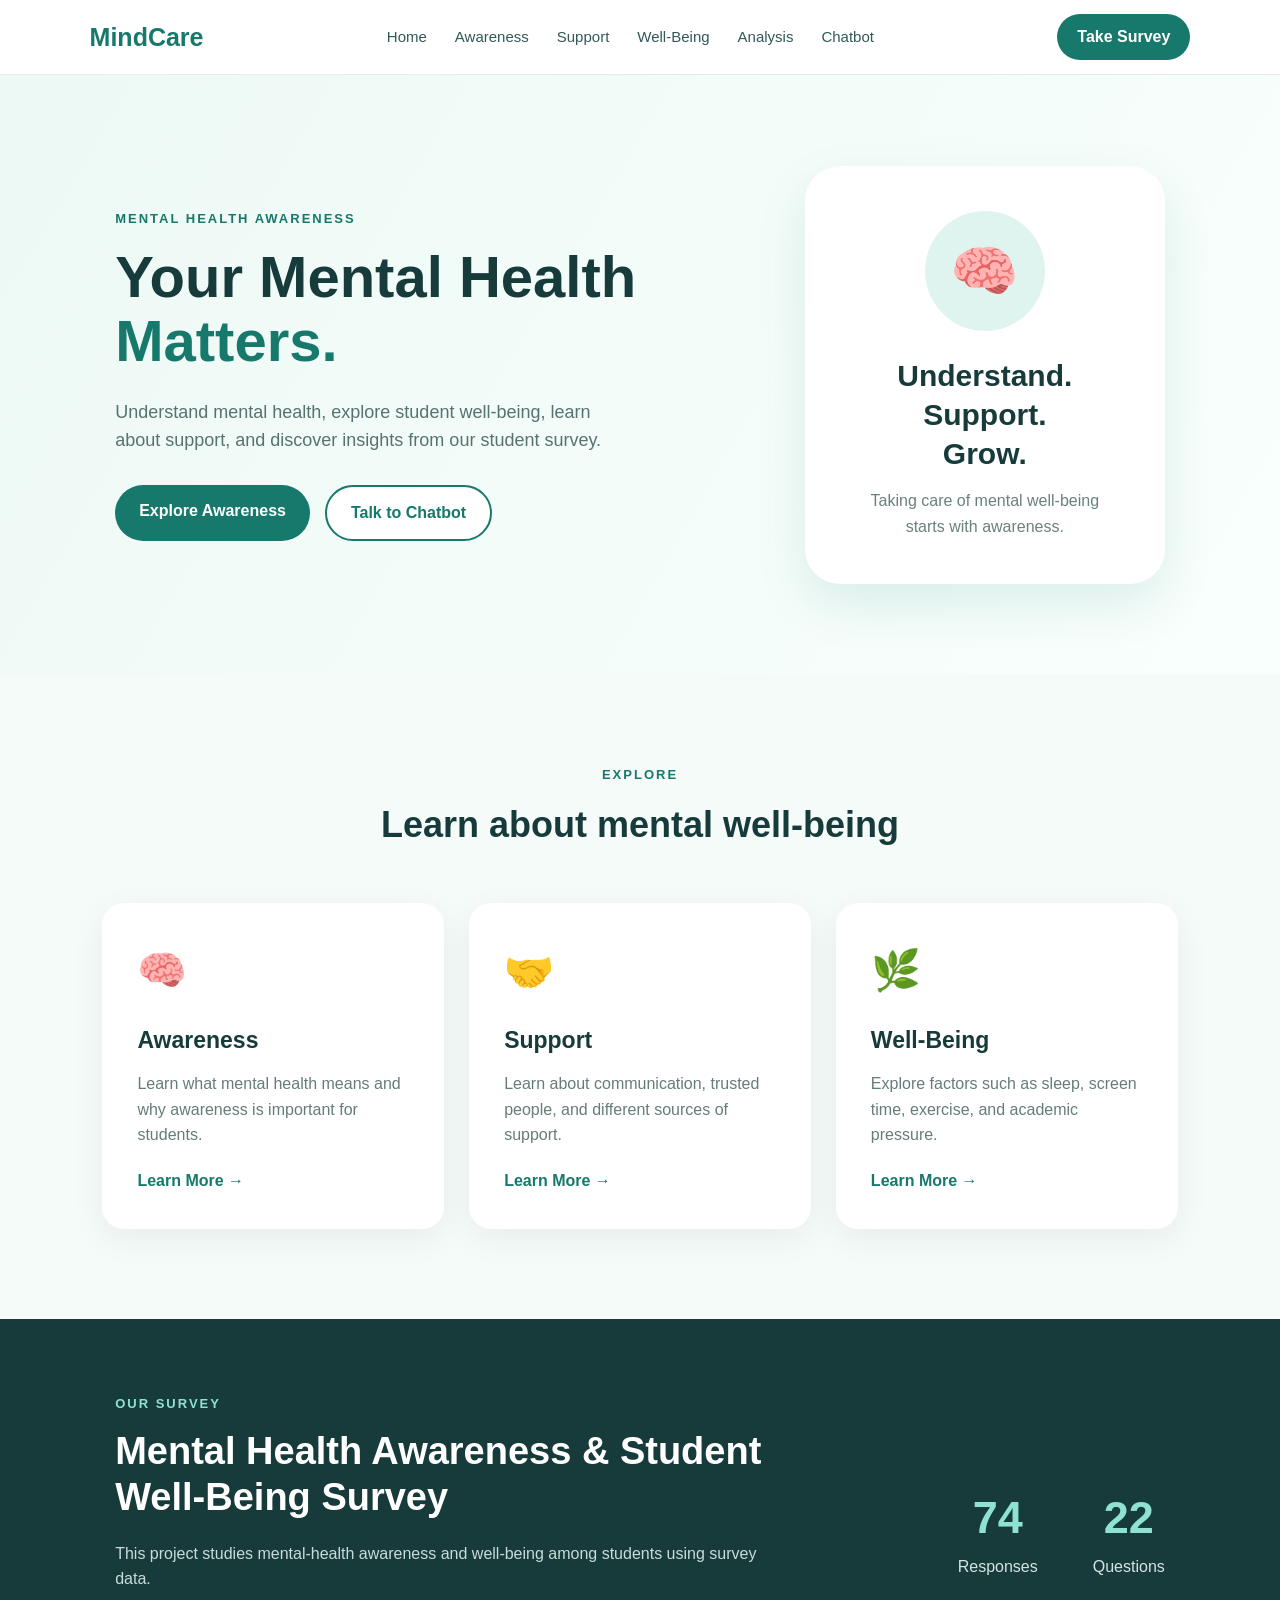
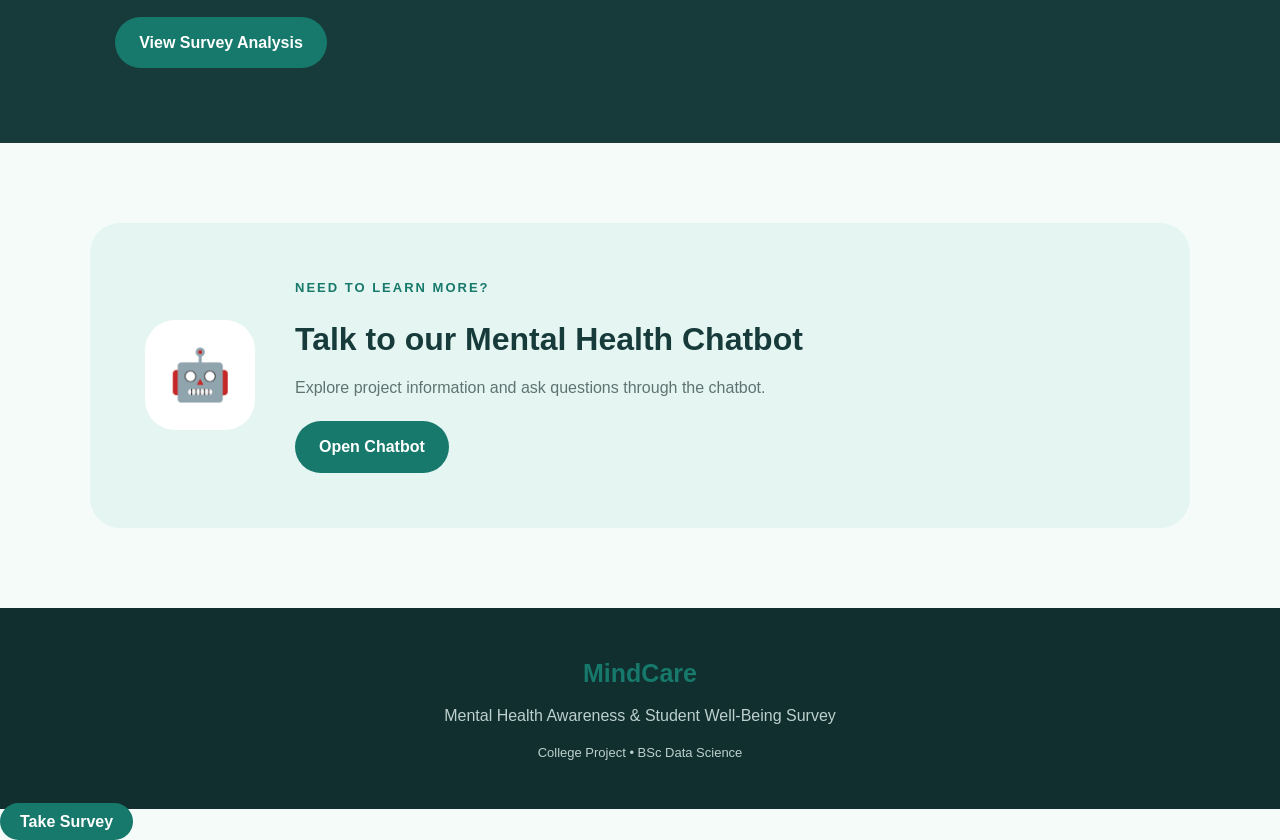
<file: index.html>
<!DOCTYPE html>
<html lang="en">

<head>
    <meta charset="UTF-8">
    <meta name="viewport" content="width=device-width, initial-scale=1.0">

    <title>MindCare | Mental Health Awareness</title>

    <link rel="stylesheet" href="style.css">
</head>

<body>

    <!-- ================= NAVBAR ================= -->

    <nav class="navbar">

        <div class="logo">
            MindCare
        </div>

        <div class="nav-links">

            <a href="index.html">Home</a>
            <a href="awareness.html">Awareness</a>
            <a href="support.html">Support</a>
            <a href="wellbeing.html">Well-Being</a>
            <a href="analysis.html">Analysis</a>
            <a href="chatbot.html">Chatbot</a>

        </div>

        <a href="https://docs.google.com/forms/" target="_blank" class="survey-btn">
            Take Survey
        </a>

    </nav>


    <!-- ================= HERO ================= -->

    <section class="hero">

        <div class="hero-text">

            <p class="small-title">
                MENTAL HEALTH AWARENESS
            </p>

            <h1>
                Your Mental Health
                <span>Matters.</span>
            </h1>

            <p>
                Understand mental health, explore student well-being,
                learn about support, and discover insights from our
                student survey.
            </p>

            <div class="hero-buttons">

                <a href="awareness.html" class="primary-btn">
                    Explore Awareness
                </a>

                <a href="chatbot.html" class="secondary-btn">
                    Talk to Chatbot
                </a>

            </div>

        </div>


        <div class="hero-card">

            <div class="circle">
                🧠
            </div>

            <h2>
                Understand.
                <br>
                Support.
                <br>
                Grow.
            </h2>

            <p>
                Taking care of mental well-being starts
                with awareness.
            </p>

        </div>

    </section>


    <!-- ================= THREE MAIN CARDS ================= -->

    <section class="section">

        <div class="section-heading">

            <p>EXPLORE</p>

            <h2>
                Learn about mental well-being
            </h2>

        </div>


        <div class="cards">


            <!-- Awareness -->

            <div class="card">

                <div class="card-icon">
                    🧠
                </div>

                <h3>
                    Awareness
                </h3>

                <p>
                    Learn what mental health means and
                    why awareness is important for students.
                </p>

                <a href="awareness.html">
                    Learn More →
                </a>

            </div>


            <!-- Support -->

            <div class="card">

                <div class="card-icon">
                    🤝
                </div>

                <h3>
                    Support
                </h3>

                <p>
                    Learn about communication, trusted
                    people, and different sources of support.
                </p>

                <a href="support.html">
                    Learn More →
                </a>

            </div>


            <!-- Well Being -->

            <div class="card">

                <div class="card-icon">
                    🌿
                </div>

                <h3>
                    Well-Being
                </h3>

                <p>
                    Explore factors such as sleep,
                    screen time, exercise, and academic pressure.
                </p>

                <a href="wellbeing.html">
                    Learn More →
                </a>

            </div>

        </div>

    </section>


    <!-- ================= SURVEY ================= -->

    <section class="survey-section">

        <div>

            <p class="small-title">
                OUR SURVEY
            </p>

            <h2>
                Mental Health Awareness &
                Student Well-Being Survey
            </h2>

            <p>
                This project studies mental-health awareness
                and well-being among students using survey data.
            </p>

            <a href="analysis.html" class="primary-btn">
                View Survey Analysis
            </a>

        </div>


        <div class="stats">

            <div>
                <strong>74</strong>
                <span>Responses</span>
            </div>

            <div>
                <strong>22</strong>
                <span>Questions</span>
            </div>

        </div>

    </section>


    <!-- ================= CHATBOT ================= -->

    <section class="chatbot-section">

        <div class="chatbot-icon">
            🤖
        </div>

        <div>

            <p class="small-title">
                NEED TO LEARN MORE?
            </p>

            <h2>
                Talk to our Mental Health Chatbot
            </h2>

            <p>
                Explore project information and ask questions
                through the chatbot.
            </p>

            <a href="chatbot.html" class="primary-btn">
                Open Chatbot
            </a>

        </div>

    </section>


    <!-- ================= FOOTER ================= -->

    <footer>

        <div class="logo">
            MindCare
        </div>

        <p>
            Mental Health Awareness & Student Well-Being Survey
        </p>

        <p class="copyright">
            College Project • BSc Data Science
        </p>

    </footer>

<a href="https://docs.google.com/forms/d/e/1FAIpQLSe1IsdflpF8nwOGV-MCIUd2L_WdY26IKIPOrMv5kaEFTLKcYw/viewform" target="_blank" class="survey-btn">
    Take Survey
</a>
</body>

</html>
</file>
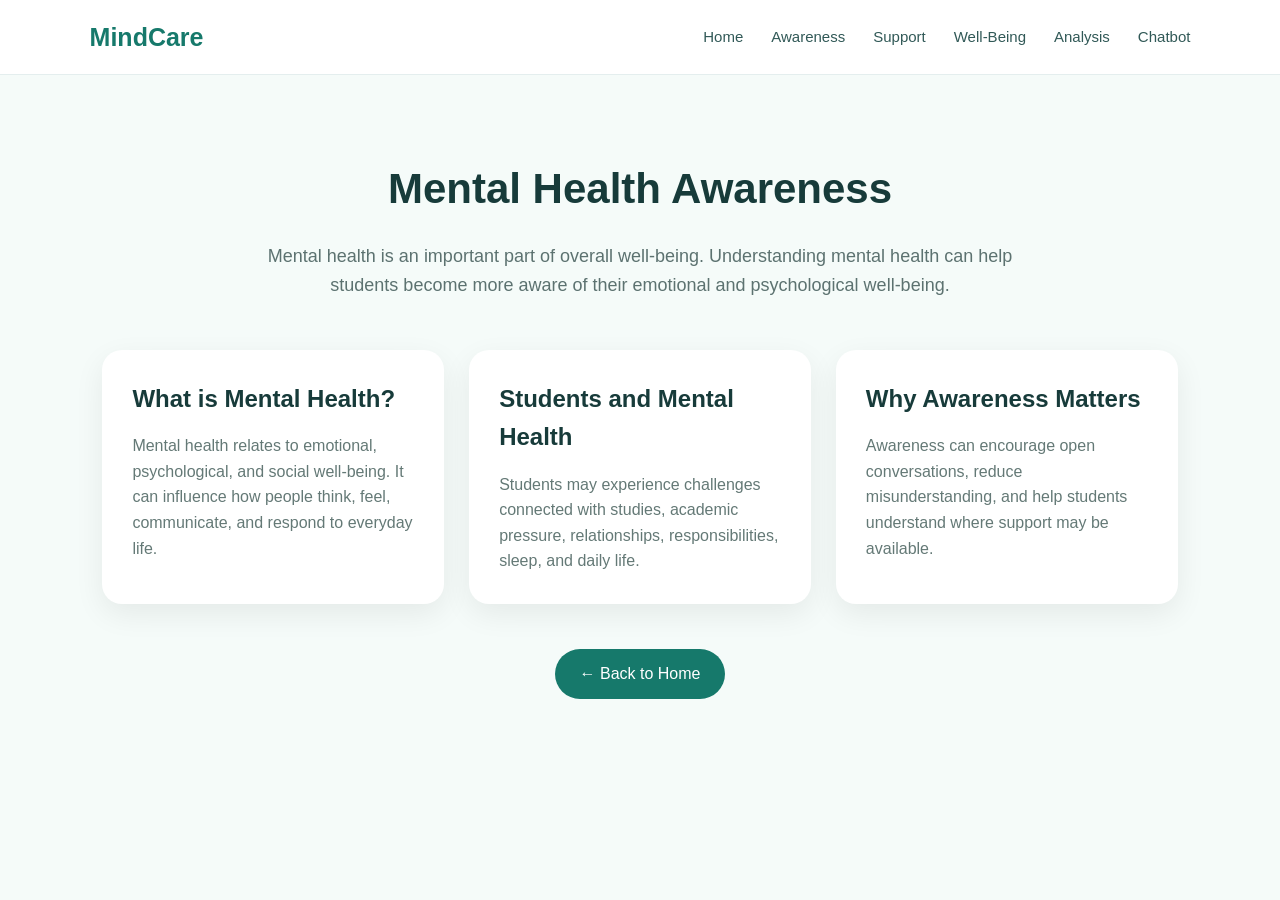
<file: awareness.html>
<!DOCTYPE html>
<html lang="en">

<head>

    <meta charset="UTF-8">

    <meta name="viewport" content="width=device-width, initial-scale=1.0">

    <title>Awareness | MindCare</title>

    <link rel="stylesheet" href="style.css">

</head>

<body>

    <nav class="navbar">

        <div class="logo">MindCare</div>

        <div class="nav-links">

            <a href="index.html">Home</a>
            <a href="awareness.html">Awareness</a>
            <a href="support.html">Support</a>
            <a href="wellbeing.html">Well-Being</a>
            <a href="analysis.html">Analysis</a>
            <a href="chatbot.html">Chatbot</a>

        </div>

    </nav>


    <section class="page-section">

        <h1>Mental Health Awareness</h1>

        <p class="intro-text">
            Mental health is an important part of overall well-being.
            Understanding mental health can help students become more
            aware of their emotional and psychological well-being.
        </p>


        <div class="info-grid">

            <div class="info-card">

                <h2>What is Mental Health?</h2>

                <p>
                    Mental health relates to emotional, psychological,
                    and social well-being. It can influence how people
                    think, feel, communicate, and respond to everyday life.
                </p>

            </div>


            <div class="info-card">

                <h2>Students and Mental Health</h2>

                <p>
                    Students may experience challenges connected with
                    studies, academic pressure, relationships,
                    responsibilities, sleep, and daily life.
                </p>

            </div>


            <div class="info-card">

                <h2>Why Awareness Matters</h2>

                <p>
                    Awareness can encourage open conversations,
                    reduce misunderstanding, and help students
                    understand where support may be available.
                </p>

            </div>

        </div>


        <a href="index.html" class="back-button">
            ← Back to Home
        </a>

    </section>

</body>

</html>
</file>
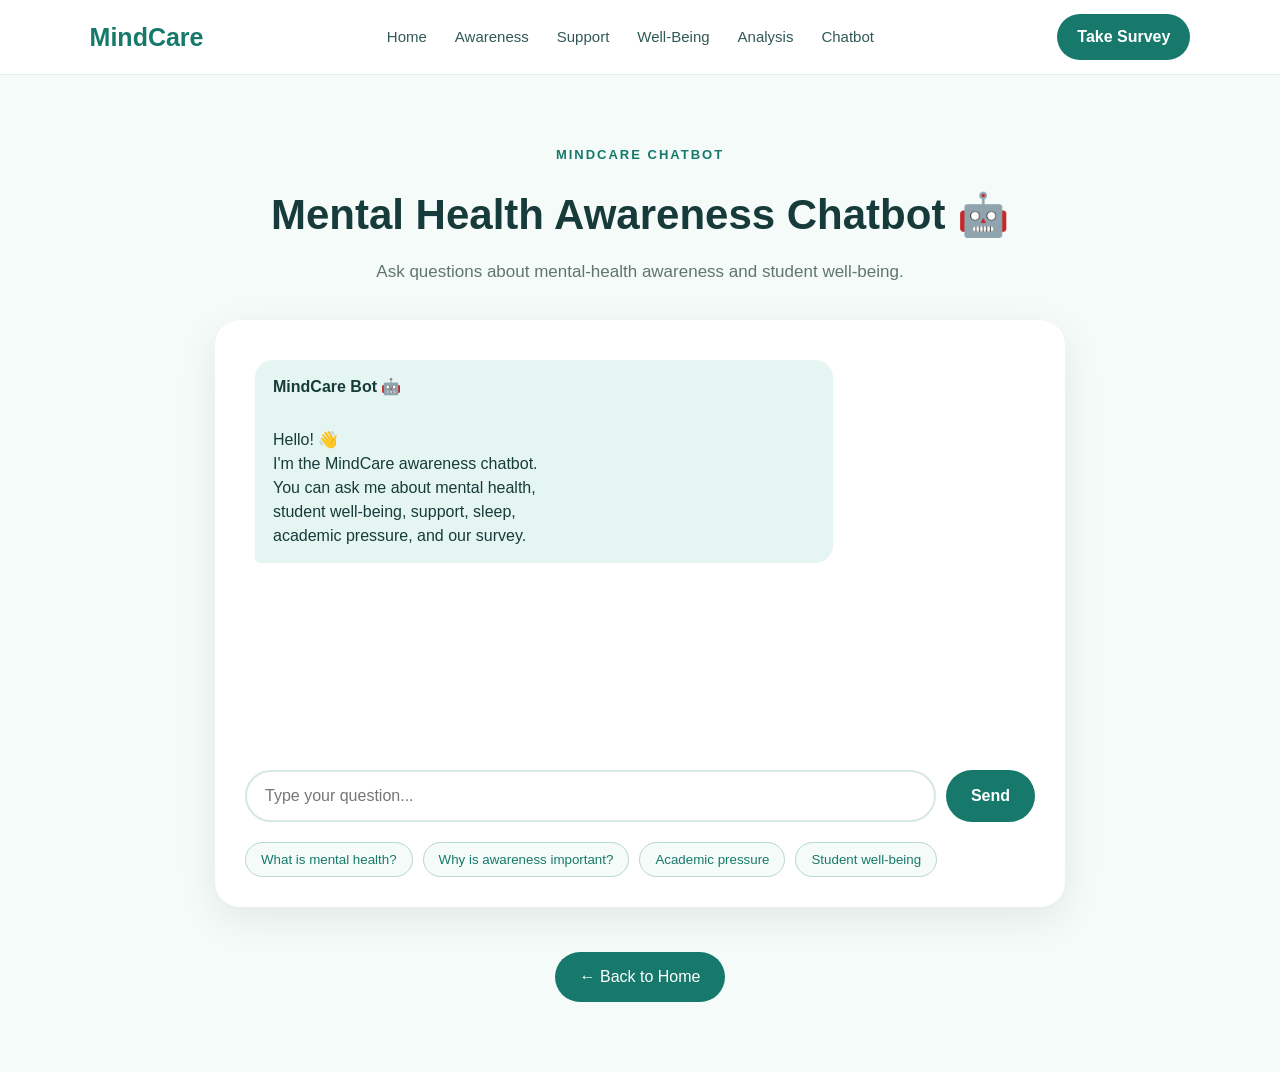
<file: chatbot.html>
<!DOCTYPE html>
<html lang="en">

<head>

    <meta charset="UTF-8">
    <meta name="viewport" content="width=device-width, initial-scale=1.0">

    <title>MindCare Chatbot</title>

    <link rel="stylesheet" href="style.css">

</head>

<body>

    <!-- NAVBAR -->

    <nav class="navbar">

        <div class="logo">MindCare</div>

        <div class="nav-links">

            <a href="index.html">Home</a>
            <a href="awareness.html">Awareness</a>
            <a href="support.html">Support</a>
            <a href="wellbeing.html">Well-Being</a>
            <a href="analysis.html">Analysis</a>
            <a href="chatbot.html">Chatbot</a>

        </div>

        <a href="#" class="survey-btn">
            Take Survey
        </a>

    </nav>


    <!-- CHATBOT -->

    <section class="chatbot-page">

        <p class="small-title">
            MINDCARE CHATBOT
        </p>

        <h1>
            Mental Health Awareness Chatbot 🤖
        </h1>

        <p>
            Ask questions about mental-health awareness
            and student well-being.
        </p>


        <!-- CHAT WINDOW -->

        <div class="chatbot-box">

            <div id="chatMessages">

                <div class="chat-message bot-message">

                    <strong>MindCare Bot 🤖</strong>

                    <p>
                        Hello! 👋
                        I'm the MindCare awareness chatbot.
                        You can ask me about mental health,
                        student well-being, support, sleep,
                        academic pressure, and our survey.
                    </p>

                </div>

            </div>


            <!-- INPUT -->

            <div class="chat-input-area">

                <input
                    type="text"
                    id="userInput"
                    placeholder="Type your question..."
                >

                <button onclick="sendMessage()">
                    Send
                </button>

            </div>


            <!-- QUICK QUESTIONS -->

            <div class="quick-questions">

                <button onclick="quickQuestion('What is mental health?')">
                    What is mental health?
                </button>

                <button onclick="quickQuestion('Why is mental health awareness important?')">
                    Why is awareness important?
                </button>

                <button onclick="quickQuestion('What is academic pressure?')">
                    Academic pressure
                </button>

                <button onclick="quickQuestion('What can help student well-being?')">
                    Student well-being
                </button>

            </div>

        </div>


        <a href="index.html" class="back-button">
            ← Back to Home
        </a>

    </section>


    <!-- CHATBOT JAVASCRIPT -->

    <script>

        function sendMessage() {

            const input = document.getElementById("userInput");

            const message = input.value.trim();

            if (message === "") {
                return;
            }

            addMessage(message, "user");

            const answer = getBotResponse(message);

            setTimeout(function() {

                addMessage(answer, "bot");

            }, 400);

            input.value = "";

        }


        function quickQuestion(question) {

            document.getElementById("userInput").value = question;

            sendMessage();

        }


        function addMessage(message, type) {

            const chatMessages =
                document.getElementById("chatMessages");


            const messageDiv =
                document.createElement("div");


            messageDiv.classList.add("chat-message");


            if (type === "user") {

                messageDiv.classList.add("user-message");

                messageDiv.innerHTML =
                    "<strong>You</strong><p>"
                    + message +
                    "</p>";

            }

            else {

                messageDiv.classList.add("bot-message");

                messageDiv.innerHTML =
                    "<strong>MindCare Bot 🤖</strong><p>"
                    + message +
                    "</p>";

            }


            chatMessages.appendChild(messageDiv);


            chatMessages.scrollTop =
                chatMessages.scrollHeight;

        }


        function getBotResponse(message) {

            const text =
                message.toLowerCase();


            /*
            =========================================
            MENTAL HEALTH
            =========================================
            */

            if (
                text.includes("what is mental health") ||
                text.includes("meaning of mental health") ||
                text === "mental health"
            ) {

                return `
                Mental health relates to emotional,
                psychological, and social well-being.
                It can influence how people think,
                feel, communicate, and respond to
                everyday life.
                `;

            }


            /*
            =========================================
            AWARENESS
            =========================================
            */

            if (
                text.includes("awareness") ||
                text.includes("why is mental health important")
            ) {

                return `
                Mental-health awareness can help
                students understand well-being,
                reduce misunderstanding, and encourage
                supportive communication.
                `;

            }


            /*
            =========================================
            STUDENTS
            =========================================
            */

            if (
                text.includes("student") &&
                (
                    text.includes("mental") ||
                    text.includes("well-being") ||
                    text.includes("wellbeing")
                )
            ) {

                return `
                Student well-being can be influenced by
                different parts of everyday life, including
                academic pressure, sleep, screen time,
                physical activity, emotional experiences,
                and social support.
                `;

            }


            /*
            =========================================
            ACADEMIC PRESSURE
            =========================================
            */

            if (
                text.includes("academic pressure") ||
                text.includes("study pressure") ||
                text.includes("exam pressure")
            ) {

                return `
                Academic pressure can be connected with
                study responsibilities, examinations,
                assignments, expectations, and other
                academic demands.
                `;

            }


            /*
            =========================================
            SLEEP
            =========================================
            */

            if (
                text.includes("sleep") ||
                text.includes("sleep duration")
            ) {

                return `
                Sleep is one of the lifestyle factors
                included in our student well-being survey.
                The survey collected information about
                students' sleep duration.
                `;

            }


            /*
            =========================================
            SCREEN TIME
            =========================================
            */

            if (
                text.includes("screen time") ||
                text.includes("mobile") ||
                text.includes("phone")
            ) {

                return `
                Screen time was included in our survey
                as one of the lifestyle factors related
                to student well-being.
                `;

            }


            /*
            =========================================
            PHYSICAL ACTIVITY
            =========================================
            */

            if (
                text.includes("exercise") ||
                text.includes("physical activity")
            ) {

                return `
                Physical activity and exercise were included
                in our survey as lifestyle factors related
                to student well-being.
                `;

            }


            /*
            =========================================
            SUPPORT
            =========================================
            */

            if (
                text.includes("support") ||
                text.includes("who can i talk")
            ) {

                return `
                Students can consider talking with someone
                they trust, such as a friend, family member,
                teacher, mentor, counsellor, or another
                appropriate support person.
                `;

            }


            /*
            =========================================
            SURVEY
            =========================================
            */

            if (
                text.includes("survey") ||
                text.includes("responses") ||
                text.includes("respondents")
            ) {

                return `
                Our Mental Health Awareness & Student
                Well-Being Survey contains 22 questions
                and has 74 collected responses.
                You can view the survey analysis from
                the Analysis page.
                `;

            }


            /*
            =========================================
            GRAPH / DASHBOARD
            =========================================
            */

            if (
                text.includes("dashboard") ||
                text.includes("graph") ||
                text.includes("analysis")
            ) {

                return `
                Our dashboard presents survey results
                using graphs and charts. It includes
                areas such as age group, year of study,
                awareness, academic pressure, sleep,
                screen time, physical activity, and
                other well-being factors.
                `;

            }


            /*
            =========================================
            HELLO
            =========================================
            */

            if (
                text.includes("hello") ||
                text.includes("hi") ||
                text.includes("hey")
            ) {

                return `
                Hello! 👋
                How can I help you learn about mental
                health awareness and student well-being?
                `;

            }


            /*
            =========================================
            THANK YOU
            =========================================
            */

            if (
                text.includes("thank")
            ) {

                return `
                You're welcome! 😊
                I'm here to provide information about
                our project and survey.
                `;

            }


            /*
            =========================================
            DEFAULT ANSWER
            =========================================
            */

            return `
            I can help with questions about mental-health
            awareness, student well-being, academic pressure,
            sleep, screen time, physical activity, support,
            and our survey.

            Try asking:
            "What is mental health?"
            `;

        }


        /*
        =========================================
        PRESS ENTER TO SEND
        =========================================
        */

        document
            .getElementById("userInput")
            .addEventListener("keypress", function(event) {

                if (event.key === "Enter") {

                    sendMessage();

                }

            });

    </script>

</body>

</html>
</file>
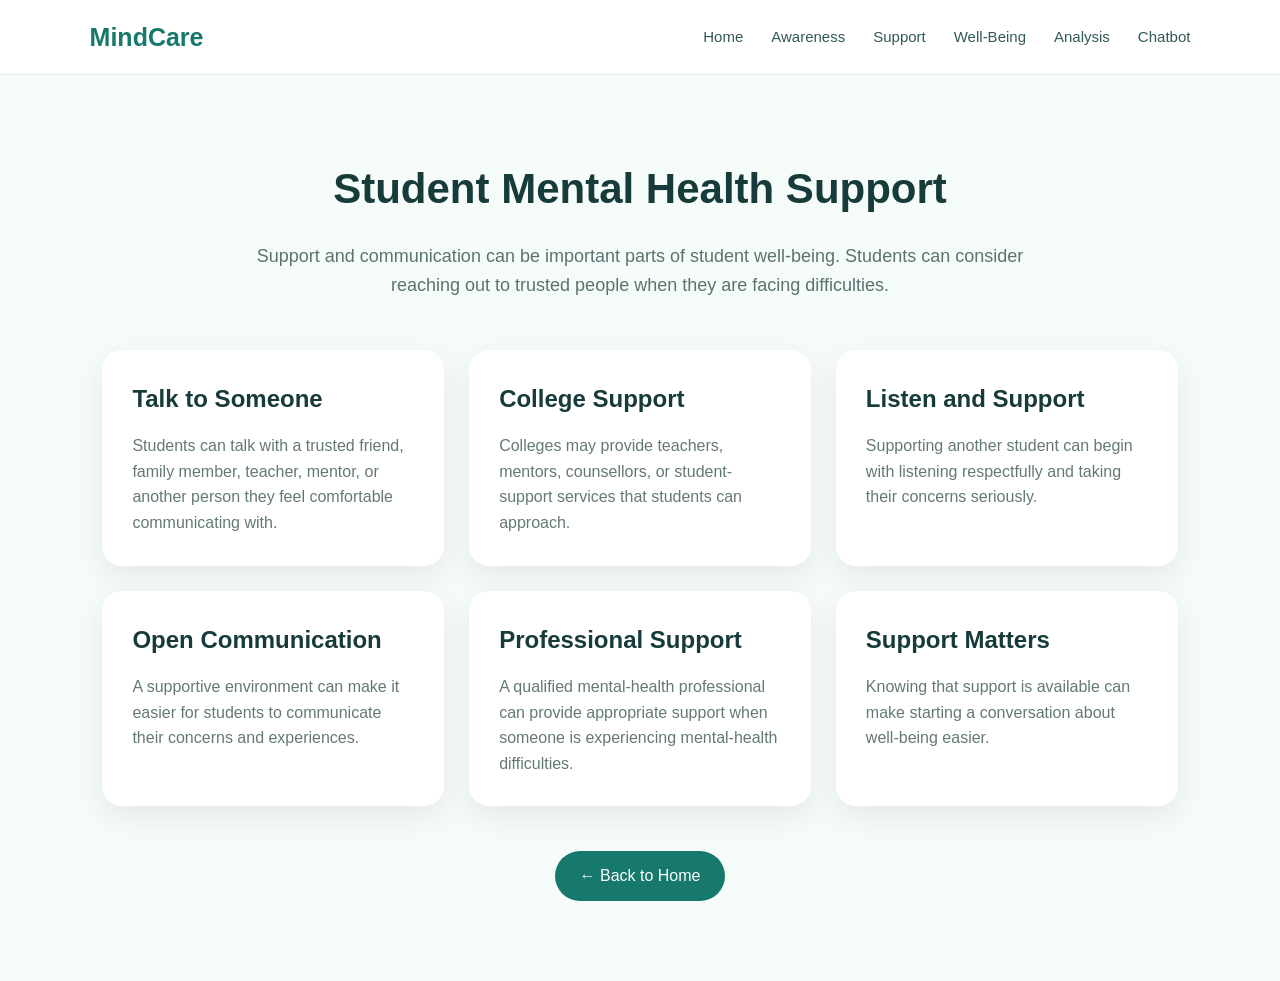
<file: support.html>
<!DOCTYPE html>
<html lang="en">

<head>

    <meta charset="UTF-8">

    <meta name="viewport" content="width=device-width, initial-scale=1.0">

    <title>Support | MindCare</title>

    <link rel="stylesheet" href="style.css">

</head>

<body>

    <nav class="navbar">

        <div class="logo">MindCare</div>

        <div class="nav-links">

            <a href="index.html">Home</a>
            <a href="awareness.html">Awareness</a>
            <a href="support.html">Support</a>
            <a href="wellbeing.html">Well-Being</a>
            <a href="analysis.html">Analysis</a>
            <a href="chatbot.html">Chatbot</a>

        </div>

    </nav>


    <section class="page-section">

        <h1>Student Mental Health Support</h1>

        <p class="intro-text">
            Support and communication can be important parts of
            student well-being. Students can consider reaching out
            to trusted people when they are facing difficulties.
        </p>


        <div class="info-grid">


            <div class="info-card">

                <h2>Talk to Someone</h2>

                <p>
                    Students can talk with a trusted friend,
                    family member, teacher, mentor, or another
                    person they feel comfortable communicating with.
                </p>

            </div>


            <div class="info-card">

                <h2>College Support</h2>

                <p>
                    Colleges may provide teachers, mentors,
                    counsellors, or student-support services
                    that students can approach.
                </p>

            </div>


            <div class="info-card">

                <h2>Listen and Support</h2>

                <p>
                    Supporting another student can begin with
                    listening respectfully and taking their
                    concerns seriously.
                </p>

            </div>


            <div class="info-card">

                <h2>Open Communication</h2>

                <p>
                    A supportive environment can make it easier
                    for students to communicate their concerns
                    and experiences.
                </p>

            </div>


            <div class="info-card">

                <h2>Professional Support</h2>

                <p>
                    A qualified mental-health professional can
                    provide appropriate support when someone is
                    experiencing mental-health difficulties.
                </p>

            </div>


            <div class="info-card">

                <h2>Support Matters</h2>

                <p>
                    Knowing that support is available can make
                    starting a conversation about well-being
                    easier.
                </p>

            </div>

        </div>


        <a href="index.html" class="back-button">
            ← Back to Home
        </a>

    </section>

</body>

</html>
</file>
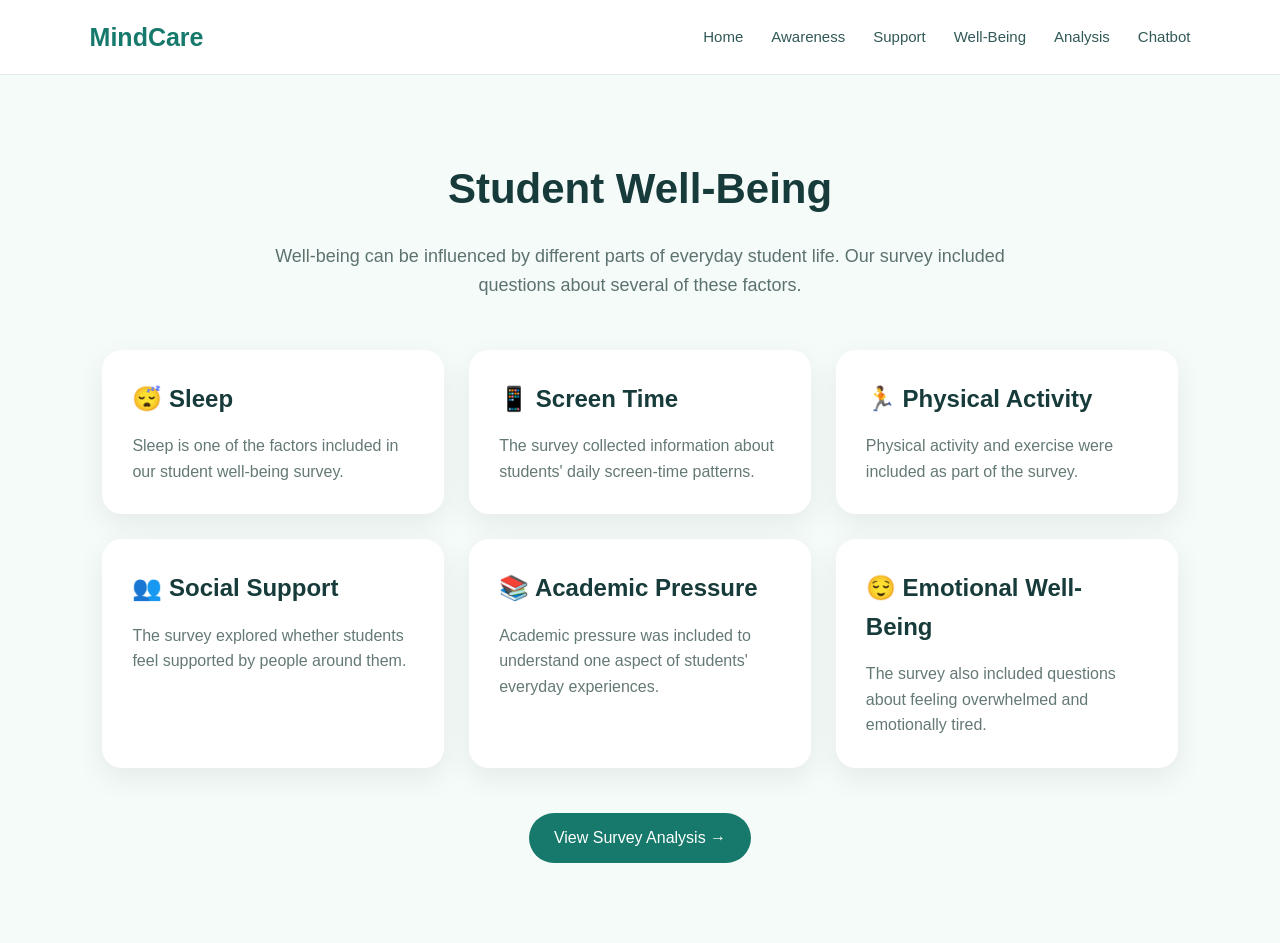
<file: wellbeing.html>
<!DOCTYPE html>
<html lang="en">

<head>

    <meta charset="UTF-8">

    <meta name="viewport" content="width=device-width, initial-scale=1.0">

    <title>Well-Being | MindCare</title>

    <link rel="stylesheet" href="style.css">

</head>

<body>

    <nav class="navbar">

        <div class="logo">MindCare</div>

        <div class="nav-links">

            <a href="index.html">Home</a>
            <a href="awareness.html">Awareness</a>
            <a href="support.html">Support</a>
            <a href="wellbeing.html">Well-Being</a>
            <a href="analysis.html">Analysis</a>
            <a href="chatbot.html">Chatbot</a>

        </div>

    </nav>


    <section class="page-section">

        <h1>Student Well-Being</h1>

        <p class="intro-text">
            Well-being can be influenced by different parts of
            everyday student life. Our survey included questions
            about several of these factors.
        </p>


        <div class="info-grid">


            <div class="info-card">

                <h2>😴 Sleep</h2>

                <p>
                    Sleep is one of the factors included in our
                    student well-being survey.
                </p>

            </div>


            <div class="info-card">

                <h2>📱 Screen Time</h2>

                <p>
                    The survey collected information about students'
                    daily screen-time patterns.
                </p>

            </div>


            <div class="info-card">

                <h2>🏃 Physical Activity</h2>

                <p>
                    Physical activity and exercise were included
                    as part of the survey.
                </p>

            </div>


            <div class="info-card">

                <h2>👥 Social Support</h2>

                <p>
                    The survey explored whether students feel
                    supported by people around them.
                </p>

            </div>


            <div class="info-card">

                <h2>📚 Academic Pressure</h2>

                <p>
                    Academic pressure was included to understand
                    one aspect of students' everyday experiences.
                </p>

            </div>


            <div class="info-card">

                <h2>😌 Emotional Well-Being</h2>

                <p>
                    The survey also included questions about
                    feeling overwhelmed and emotionally tired.
                </p>

            </div>

        </div>


        <a href="analysis.html" class="back-button">
            View Survey Analysis →
        </a>

    </section>

</body>

</html>
</file>
<file: style.css>
/* ================= GENERAL ================= */

* {
    margin: 0;
    padding: 0;
    box-sizing: border-box;
}

body {
    font-family: Arial, sans-serif;
    background: #f5fbf9;
    color: #173b3a;
    line-height: 1.6;
}

a {
    text-decoration: none;
}


/* ================= NAVBAR ================= */

.navbar {
    height: 75px;
    padding: 0 7%;

    display: flex;
    align-items: center;
    justify-content: space-between;

    background: white;

    border-bottom: 1px solid #e4eeee;

    position: sticky;
    top: 0;
    z-index: 1000;
}

.logo {
    font-size: 25px;
    font-weight: bold;
    color: #16796b;
}

.nav-links {
    display: flex;
    gap: 28px;
}

.nav-links a {
    color: #315957;
    font-size: 15px;
    font-weight: 500;
}

.nav-links a:hover {
    color: #16796b;
}

.survey-btn {
    background: #16796b;
    color: white;

    padding: 10px 20px;

    border-radius: 25px;

    font-weight: bold;
}


/* ================= HERO ================= */

.hero {
    min-height: 600px;

    padding: 80px 9%;

    display: flex;
    align-items: center;
    justify-content: space-between;

    gap: 60px;

    background:
        linear-gradient(
            120deg,
            #edf9f5,
            #f9fffd
        );
}

.hero-text {
    max-width: 600px;
}

.small-title {
    color: #16796b;
    font-size: 13px;
    font-weight: bold;
    letter-spacing: 2px;
    margin-bottom: 15px;
}

.hero h1 {
    font-size: 58px;
    line-height: 1.1;
    margin-bottom: 25px;
}

.hero h1 span {
    color: #16796b;
}

.hero-text > p:not(.small-title) {
    font-size: 18px;
    color: #587270;
    margin-bottom: 30px;
    max-width: 520px;
}


/* ================= BUTTONS ================= */

.hero-buttons {
    display: flex;
    gap: 15px;
    flex-wrap: wrap;
}

.primary-btn,
.secondary-btn {
    display: inline-block;

    padding: 13px 24px;

    border-radius: 28px;

    font-weight: bold;
}

.primary-btn {
    background: #16796b;
    color: white;
}

.primary-btn:hover {
    background: #105e53;
}

.secondary-btn {
    border: 2px solid #16796b;
    color: #16796b;
    background: white;
}


/* ================= HERO CARD ================= */

.hero-card {
    width: 360px;
    min-height: 390px;

    border-radius: 35px;

    background: white;

    padding: 45px;

    box-shadow: 0 20px 50px rgba(23, 121, 107, 0.12);

    display: flex;
    flex-direction: column;
    justify-content: center;
    align-items: center;

    text-align: center;
}

.circle {
    width: 120px;
    height: 120px;

    border-radius: 50%;

    background: #e0f4ef;

    display: flex;
    align-items: center;
    justify-content: center;

    font-size: 55px;

    margin-bottom: 25px;
}

.hero-card h2 {
    font-size: 30px;
    line-height: 1.3;
    margin-bottom: 15px;
}

.hero-card p {
    color: #6b807e;
}


/* ================= SECTION ================= */

.section {
    padding: 90px 8%;
}

.section-heading {
    text-align: center;
    margin-bottom: 50px;
}

.section-heading p {
    color: #16796b;
    font-weight: bold;
    letter-spacing: 2px;
    font-size: 13px;
}

.section-heading h2 {
    font-size: 36px;
    margin-top: 10px;
}


/* ================= CARDS ================= */

.cards {
    max-width: 1150px;
    margin: auto;

    display: grid;
    grid-template-columns: repeat(3, 1fr);

    gap: 25px;
}

.card {
    background: white;

    padding: 35px;

    border-radius: 22px;

    box-shadow: 0 10px 35px rgba(0, 0, 0, 0.06);

    transition: 0.3s;
}

.card:hover {
    transform: translateY(-7px);
}

.card-icon {
    font-size: 40px;
    margin-bottom: 20px;
}

.card h3 {
    font-size: 23px;
    margin-bottom: 12px;
}

.card p {
    color: #667c7a;
    margin-bottom: 20px;
}

.card a {
    color: #16796b;
    font-weight: bold;
}


/* ================= SURVEY SECTION ================= */

.survey-section {
    padding: 75px 9%;

    background: #173b3a;
    color: white;

    display: flex;
    justify-content: space-between;
    align-items: center;

    gap: 50px;
}

.survey-section > div:first-child {
    max-width: 650px;
}

.survey-section h2 {
    font-size: 38px;
    line-height: 1.2;
    margin-bottom: 20px;
}

.survey-section p:not(.small-title) {
    color: #c8dcda;
    margin-bottom: 25px;
}

.survey-section .small-title {
    color: #8fe1d2;
}

.stats {
    display: flex;
    gap: 55px;
}

.stats div {
    text-align: center;
}

.stats strong {
    display: block;
    font-size: 45px;
    color: #8fe1d2;
}

.stats span {
    color: #d5e4e2;
}


/* ================= CHATBOT ================= */

.chatbot-section {
    max-width: 1100px;

    margin: 80px auto;

    padding: 55px;

    border-radius: 30px;

    background: #e5f5f1;

    display: flex;

    align-items: center;

    gap: 40px;
}

.chatbot-icon {
    width: 110px;
    height: 110px;

    border-radius: 30px;

    background: white;

    display: flex;
    align-items: center;
    justify-content: center;

    font-size: 50px;

    flex-shrink: 0;
}

.chatbot-section h2 {
    font-size: 32px;
    margin-bottom: 10px;
}

.chatbot-section p:not(.small-title) {
    color: #5f7471;
    margin-bottom: 20px;
}


/* ================= FOOTER ================= */

footer {
    background: #102f2e;

    color: white;

    text-align: center;

    padding: 45px 20px;
}

footer .logo {
    margin-bottom: 10px;
}

footer p {
    color: #bdd0ce;
}

footer .copyright {
    margin-top: 15px;
    font-size: 13px;
}


/* ================= INNER PAGES ================= */

.page-section {
    padding: 80px 8%;

    min-height: 80vh;
}

.page-section h1 {
    text-align: center;

    font-size: 42px;

    margin-bottom: 20px;
}

.intro-text {
    max-width: 800px;

    margin: 0 auto 50px;

    text-align: center;

    color: #5c7270;

    font-size: 18px;
}

.info-grid {
    max-width: 1100px;

    margin: auto;

    display: grid;

    grid-template-columns: repeat(3, 1fr);

    gap: 25px;
}

.info-card {
    background: white;

    padding: 30px;

    border-radius: 20px;

    box-shadow: 0 10px 30px rgba(0, 0, 0, 0.07);
}

.info-card h2 {
    margin-bottom: 15px;
}

.info-card p {
    color: #647976;
}

.back-button {
    display: block;

    width: fit-content;

    margin: 45px auto 0;

    padding: 12px 25px;

    border-radius: 25px;

    background: #16796b;

    color: white;
}


/* ================= ANALYSIS ================= */

.analysis-header {
    text-align: center;

    margin-bottom: 50px;
}

.analysis-header h1 {
    font-size: 42px;
}

.dashboard-stats {
    max-width: 1000px;

    margin: 0 auto 50px;

    display: grid;

    grid-template-columns: repeat(3, 1fr);

    gap: 20px;
}

.stat-box {
    background: white;

    padding: 30px;

    text-align: center;

    border-radius: 20px;

    box-shadow: 0 10px 30px rgba(0, 0, 0, 0.06);
}

.stat-box strong {
    display: block;

    font-size: 40px;

    color: #16796b;
}

.chart-placeholder {
    max-width: 1000px;

    margin: 25px auto;

    padding: 50px;

    background: white;

    border-radius: 20px;

    text-align: center;

    border: 2px dashed #b8d8d2;
}

.chart-placeholder h2 {
    margin-bottom: 10px;
}

.chart-placeholder p {
    color: #687d7a;
}


/* ================= CHATBOT PAGE ================= */

.chatbot-page {
    max-width: 900px;

    margin: auto;

    padding: 80px 20px;

    text-align: center;
}

.chatbot-box {
    margin-top: 40px;

    background: white;

    border-radius: 25px;

    padding: 40px;

    box-shadow: 0 10px 35px rgba(0, 0, 0, 0.08);
}

.chat-message {
    background: #e5f5f1;

    padding: 18px;

    border-radius: 15px;

    margin-bottom: 20px;

    text-align: left;
}


/* ================= MOBILE ================= */

@media (max-width: 900px) {

    .nav-links {
        display: none;
    }

    .hero {
        flex-direction: column;
        text-align: center;
    }

    .hero-buttons {
        justify-content: center;
    }

    .hero h1 {
        font-size: 42px;
    }

    .cards {
        grid-template-columns: 1fr;
    }

    .info-grid {
        grid-template-columns: 1fr;
    }

    .survey-section {
        flex-direction: column;
        text-align: center;
    }

    .stats {
        justify-content: center;
    }

    .chatbot-section {
        margin: 50px 20px;
        flex-direction: column;
        text-align: center;
    }

    .dashboard-stats {
        grid-template-columns: 1fr;
    }

}
/* Fix duplicate/floating Take Survey button */

.survey-btn {
    position: static !important;
    bottom: auto !important;
    left: auto !important;
    right: auto !important;
    top: auto !important;
}
/* =========================================
   REAL DASHBOARD
========================================= */

.dashboard-page {
    padding: 80px 7%;
    background: #f5fbf9;
}

.dashboard-title {
    text-align: center;
    max-width: 850px;
    margin: 0 auto 55px;
}

.dashboard-title h1 {
    font-size: 44px;
    line-height: 1.2;
    margin-bottom: 18px;
}

.dashboard-title > p:last-child {
    color: #607572;
    font-size: 18px;
}


/* DASHBOARD STATISTICS */

.dashboard-page .dashboard-stats {
    max-width: 1150px;
    margin: 0 auto 80px;

    display: grid;
    grid-template-columns: repeat(4, 1fr);

    gap: 20px;
}

.dashboard-page .stat-box {
    background: white;

    padding: 28px 20px;

    border-radius: 20px;

    text-align: center;

    box-shadow: 0 8px 30px rgba(0, 0, 0, 0.06);
}

.dashboard-page .stat-box strong {
    display: block;

    font-size: 38px;

    color: #16796b;

    margin-bottom: 5px;
}

.dashboard-page .stat-box span {
    color: #637572;
}


/* SECTION TITLE */

.dashboard-section-title {
    max-width: 1150px;

    margin: 70px auto 30px;
}

.dashboard-section-title p {
    color: #16796b;

    font-size: 13px;

    font-weight: bold;

    letter-spacing: 2px;
}

.dashboard-section-title h2 {
    font-size: 30px;

    margin-top: 5px;
}


/* CHART GRID */

.chart-grid {
    max-width: 1150px;

    margin: auto;

    display: grid;

    grid-template-columns: repeat(2, 1fr);

    gap: 25px;
}


/* CHART CARD */

.chart-card {
    background: white;

    padding: 30px;

    border-radius: 22px;

    box-shadow: 0 8px 30px rgba(0, 0, 0, 0.06);

    min-height: 380px;
}

.chart-card h3 {
    text-align: center;

    margin-bottom: 25px;

    color: #173b3a;
}

.chart-card canvas {
    max-height: 290px;
}


/* FINDINGS */

.findings-grid {
    max-width: 1150px;

    margin: auto;

    display: grid;

    grid-template-columns: repeat(4, 1fr);

    gap: 20px;
}

.finding-card {
    background: white;

    padding: 30px;

    border-radius: 20px;

    box-shadow: 0 8px 30px rgba(0, 0, 0, 0.06);
}

.finding-number {
    font-size: 38px;

    font-weight: bold;

    color: #16796b;

    margin-bottom: 10px;
}

.finding-card h3 {
    margin-bottom: 10px;
}

.finding-card p {
    color: #637572;
}


/* RESEARCH NOTE */

.dashboard-note {
    max-width: 1150px;

    margin: 50px auto;

    padding: 25px 30px;

    border-left: 5px solid #16796b;

    background: #e5f5f1;

    border-radius: 10px;
}

.dashboard-note h3 {
    margin-bottom: 8px;
}

.dashboard-note p {
    color: #526a67;
}


/* MOBILE */

@media (max-width: 900px) {

    .dashboard-page .dashboard-stats {
        grid-template-columns: repeat(2, 1fr);
    }

    .chart-grid {
        grid-template-columns: 1fr;
    }

    .findings-grid {
        grid-template-columns: repeat(2, 1fr);
    }

}


@media (max-width: 600px) {

    .dashboard-page {
        padding: 50px 20px;
    }

    .dashboard-title h1 {
        font-size: 32px;
    }

    .dashboard-page .dashboard-stats {
        grid-template-columns: 1fr;
    }

    .findings-grid {
        grid-template-columns: 1fr;
    }

}
/* =========================================
   WORKING CHATBOT
========================================= */

.chatbot-page {
    min-height: 80vh;

    padding: 70px 20px;

    text-align: center;

    background: #f5fbf9;
}

.chatbot-page h1 {
    font-size: 42px;

    color: #173b3a;

    margin-bottom: 10px;
}

.chatbot-page > p:not(.small-title) {
    color: #607572;

    font-size: 17px;

    margin-bottom: 35px;
}


/* CHAT BOX */

.chatbot-box {
    width: 100%;

    max-width: 850px;

    margin: auto;

    background: white;

    border-radius: 25px;

    padding: 30px;

    box-shadow: 0 12px 40px rgba(0, 0, 0, 0.08);

    text-align: left;
}


/* MESSAGES */

#chatMessages {
    height: 400px;

    overflow-y: auto;

    padding: 10px;
}


.chat-message {
    max-width: 75%;

    padding: 15px 18px;

    margin-bottom: 15px;

    border-radius: 18px;

    line-height: 1.5;
}


.chat-message strong {
    display: block;

    margin-bottom: 5px;
}


.chat-message p {
    margin: 0;

    white-space: pre-line;
}


/* BOT */

.bot-message {
    background: #e5f5f1;

    color: #173b3a;

    border-bottom-left-radius: 5px;
}


/* USER */

.user-message {
    background: #16796b;

    color: white;

    margin-left: auto;

    border-bottom-right-radius: 5px;
}


/* INPUT */

.chat-input-area {
    display: flex;

    gap: 10px;

    margin-top: 20px;
}


.chat-input-area input {
    flex: 1;

    padding: 15px 18px;

    border: 2px solid #d7e8e4;

    border-radius: 30px;

    outline: none;

    font-size: 16px;
}


.chat-input-area input:focus {
    border-color: #16796b;
}


.chat-input-area button {
    border: none;

    background: #16796b;

    color: white;

    padding: 0 25px;

    border-radius: 30px;

    font-size: 16px;

    font-weight: bold;

    cursor: pointer;
}


.chat-input-area button:hover {
    background: #105e53;
}


/* QUICK QUESTIONS */

.quick-questions {
    display: flex;

    flex-wrap: wrap;

    gap: 10px;

    margin-top: 20px;
}


.quick-questions button {
    border: 1px solid #b8d8d2;

    background: #f5fbf9;

    color: #16796b;

    padding: 9px 15px;

    border-radius: 20px;

    cursor: pointer;
}


.quick-questions button:hover {
    background: #e5f5f1;
}


/* MOBILE */

@media (max-width: 600px) {

    .chatbot-page h1 {
        font-size: 30px;
    }

    .chatbot-box {
        padding: 15px;
    }

    #chatMessages {
        height: 350px;
    }

    .chat-message {
        max-width: 90%;
    }

    .chat-input-area {
        flex-direction: column;
    }

    .chat-input-area button {
        padding: 12px;
    }

}
</file>
